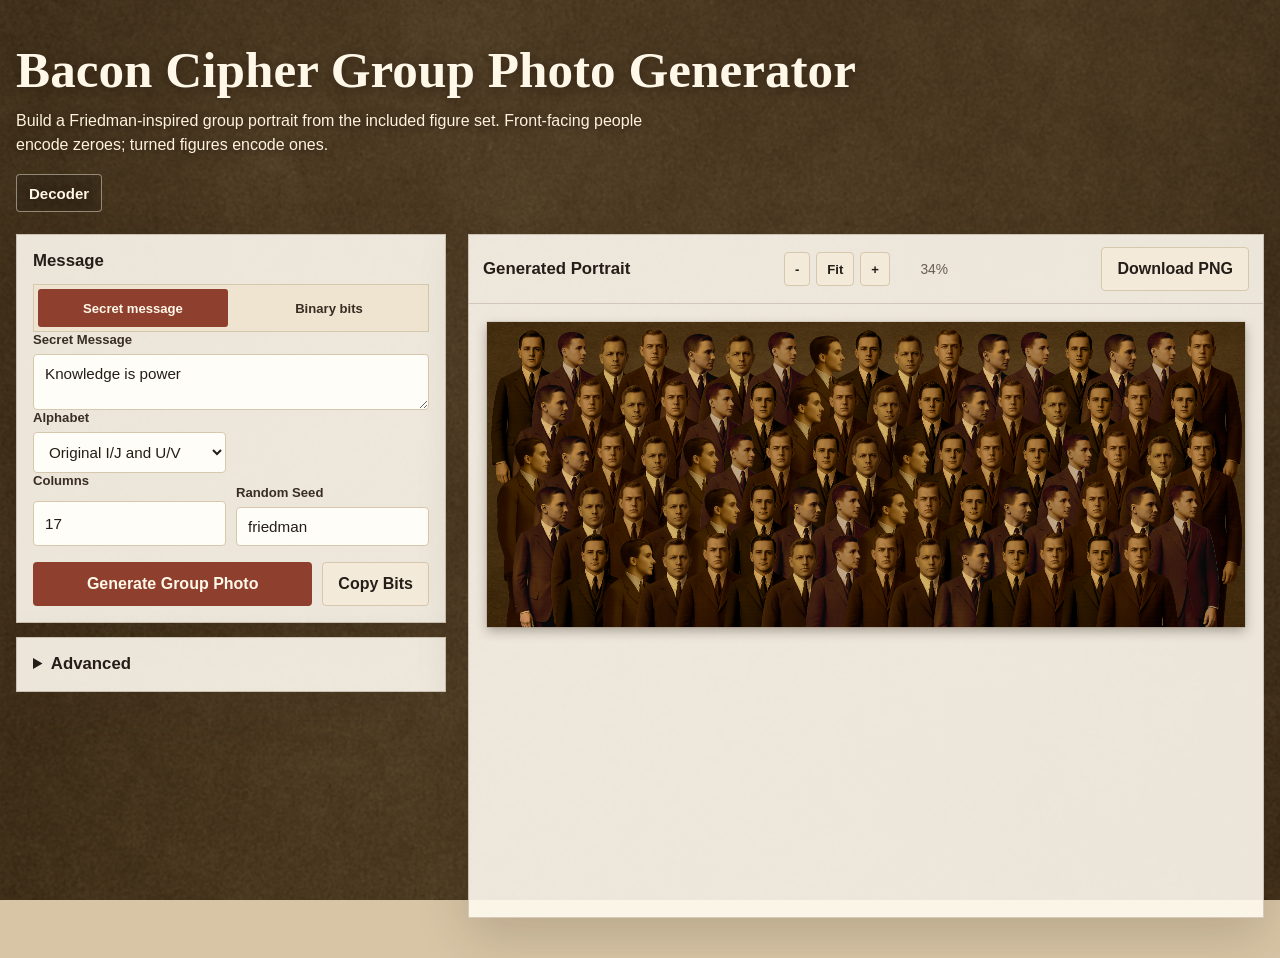
<file: index.html>
<!DOCTYPE html>
<html lang="en">
<head>
    <meta charset="UTF-8">
    <meta name="viewport" content="width=device-width, initial-scale=1.0">
    <title>Bacon Cipher Group Photo Generator</title>
    <link rel="stylesheet" href="css/common.css">
    <link rel="stylesheet" href="css/generator.css">
</head>
<body>
    <main class="app">
        <header>
            <div>
                <h1>Bacon Cipher Group Photo Generator</h1>
                <p class="lede">Build a Friedman-inspired group portrait from the included figure set. Front-facing people encode zeroes; turned figures encode ones.</p>
                <a class="page-link" href="photo_decoder.html">Decoder</a>
            </div>
        </header>

        <section class="workspace" aria-label="Generator">
            <div class="controls">
                <section class="panel">
                    <h2>Message</h2>
                    <div class="field">
                        <div class="segmented" role="radiogroup" aria-label="Input mode">
                            <input type="radio" id="modeMessage" name="inputMode" value="message" checked>
                            <label for="modeMessage">Secret message</label>
                            <input type="radio" id="modeBinary" name="inputMode" value="binary">
                            <label for="modeBinary">Binary bits</label>
                        </div>
                    </div>

                    <div id="messageControls">
                        <div class="field">
                            <label for="secretText">Secret Message</label>
                            <textarea id="secretText" spellcheck="false">Knowledge is power</textarea>
                        </div>
                        <div class="grid-2">
                            <div class="field">
                                <label for="alphabet">Alphabet</label>
                                <select id="alphabet">
                                    <option value="complete">Complete A-Z</option>
                                    <option value="original" selected>Original I/J and U/V</option>
                                </select>
                            </div>
                        </div>
                    </div>

                    <div class="field" id="binaryControls">
                        <label for="binary">Binary String</label>
                        <textarea id="binary" class="binary-box" spellcheck="false">000001001110011000000001001010000001001100011000001011001100</textarea>
                    </div>


                    <div class="grid-2">
                        <div class="field">
                                <label for="cols">Columns</label>
                                <input type="number" id="cols" value="17" min="3" max="60">
                            </div>
                            <div class="field">
                                <label for="seed">Random Seed</label>
                                <input type="text" id="seed" value="friedman">
                            </div>
                    </div>

                    <div class="actions">
                        <button class="primary" id="generateBtn" type="button">Generate Group Photo</button>
                        <button class="secondary" id="copyBitsBtn" type="button">Copy Bits</button>
                    </div>
                    <div class="error" id="errorBox"></div>
                </section>

                <details class="panel advanced-panel">
                    <summary>Advanced</summary>
                    <div class="meta" aria-live="polite">
                        <div class="stat">
                            <span>Bits</span>
                            <strong id="bitCount">0</strong>
                        </div>
                        <div class="stat">
                            <span>Rows</span>
                            <strong id="rowCount">0</strong>
                        </div>
                        <div class="stat">
                            <span>Canvas</span>
                            <strong id="canvasSize">0 x 0</strong>
                        </div>
                    </div>
                    <div class="grid-2">

                        <div class="field">
                            <label for="width">Figure Width</label>
                            <input type="number" id="width" value="500" min="80" max="900">
                        </div>
                        <div class="field">
                            <label for="height">Figure Height</label>
                            <input type="number" id="height" value="760" min="120" max="1200">
                        </div>
                    </div>

                    <div class="field">
                        <label for="overlap_x">Horizontal Overlap</label>
                        <div class="range-row">
                            <input type="range" id="overlap_x" min="0" max="0.9" step="0.01" value="0.75">
                            <span class="range-value" id="overlap_x_value">0.76</span>
                        </div>
                    </div>
                    <div class="field">
                        <label for="overlap_y">Vertical Overlap</label>
                        <div class="range-row">
                            <input type="range" id="overlap_y" min="0" max="0.9" step="0.01" value="0.8">
                            <span class="range-value" id="overlap_y_value">0.76</span>
                        </div>
                    </div>
                    <div class="field">
                        <label for="offset">Odd Row Offset</label>
                        <div class="range-row">
                            <input type="range" id="offset" min="0" max="1" step="0.01" value="0">
                            <span class="range-value" id="offset_value">0.00</span>
                        </div>
                    </div>
                    <div class="field checkbox-field">
                        <label for="equalRows"><input type="checkbox" id="equalRows">Same number of figures in every row</label>
                    </div>
                </details>

            </div>

            <section class="preview">
                <div class="preview-bar">
                    <h2>Generated Portrait</h2>
                    <div class="zoom-controls" aria-label="Zoom controls">
                        <button class="secondary" id="zoomOutBtn" type="button" aria-label="Zoom out">-</button>
                        <button class="secondary" id="fitBtn" type="button">Fit</button>
                        <button class="secondary" id="zoomInBtn" type="button" aria-label="Zoom in">+</button>
                        <span id="zoomLabel">100%</span>
                    </div>
                    <button class="secondary" id="downloadBtn" type="button">Download PNG</button>
                </div>
                <div class="canvas-wrap">
                    <div class="stage-shell" id="stageShell">
                        <div class="stage" id="stage">
                            <canvas id="canvas" width="1" height="1" aria-label="Generated Bacon cipher group photo"></canvas>
                        </div>
                    </div>
                </div>
            </section>
        </section>
    </main>

    <script src="js/common.js"></script>
    <script src="js/generator.js"></script>
</body>
</html>
</file>
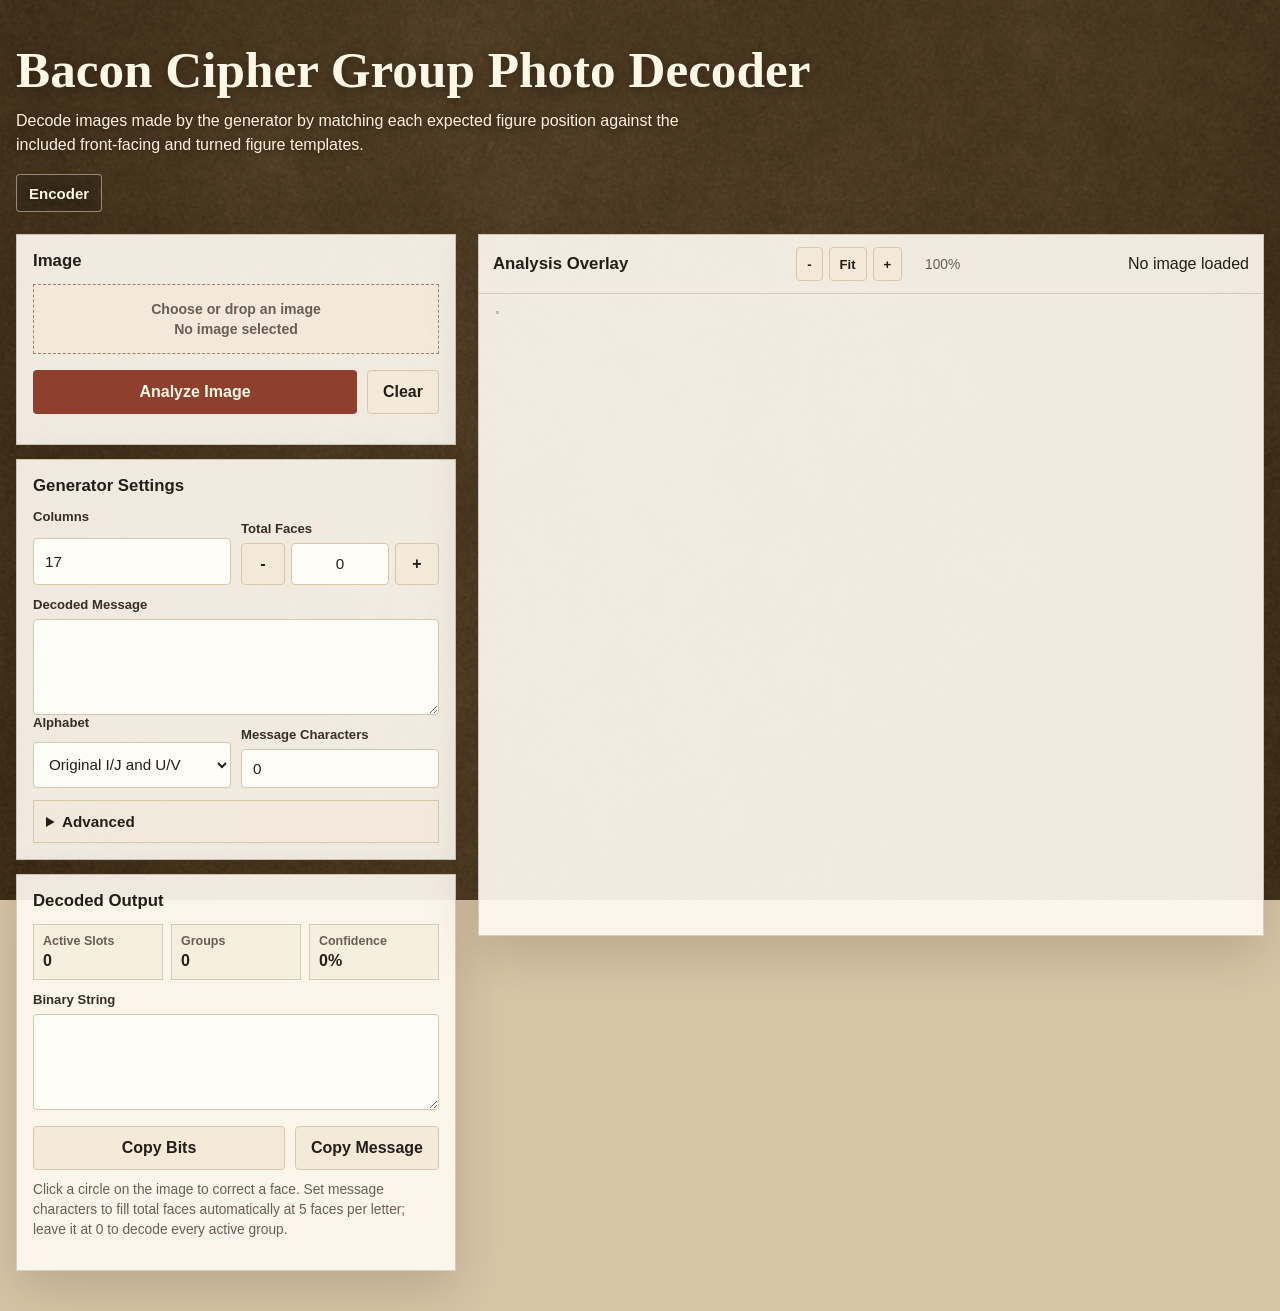
<file: photo_decoder.html>
<!DOCTYPE html>
<html lang="en">
<head>
    <meta charset="UTF-8">
    <meta name="viewport" content="width=device-width, initial-scale=1.0">
    <title>Bacon Cipher Group Photo Decoder</title>
    <link rel="stylesheet" href="css/common.css">
    <link rel="stylesheet" href="css/decoder.css">
</head>
<body>
    <main class="app">
        <header>
            <div>
                <h1>Bacon Cipher Group Photo Decoder</h1>
                <p class="lede">Decode images made by the generator by matching each expected figure position against the included front-facing and turned figure templates.</p>
                <a class="page-link" href="index.html">Encoder</a>
            </div>
        </header>

        <section class="workspace" aria-label="Decoder">
            <div class="controls">
                <section class="panel">
                    <h2>Image</h2>
                    <label class="dropzone" id="dropzone" for="fileInput">
                        <input type="file" id="fileInput" accept="image/*" hidden>
                        <span>
                            <strong>Choose or drop an image</strong>
                            <span id="fileName">No image selected</span>
                        </span>
                    </label>
                    <div class="actions">
                        <button class="primary" id="analyzeBtn" type="button">Analyze Image</button>
                        <button class="secondary" id="clearBtn" type="button">Clear</button>
                    </div>
                    <p class="hint" id="scaleInfo" aria-live="polite"></p>
                    <div class="error" id="errorBox"></div>
                </section>

                <section class="panel">
                    <h2>Generator Settings</h2>
                    <div class="grid-2">
                        <div class="field">
                            <label for="cols">Columns</label>
                            <input type="number" id="cols" value="17" min="3" max="60">
                        </div>
                        <div class="field">
                            <label for="totalFaces">Total Faces</label>
                            <div class="stepper">
                                <button class="secondary" id="faceDownBtn" type="button" aria-label="Decrease total faces by 5">-</button>
                                <input type="number" id="totalFaces" value="0" min="0" max="2000" step="1">
                                <button class="secondary" id="faceUpBtn" type="button" aria-label="Increase total faces by 5">+</button>
                            </div>
                        </div>
                    </div>

                    <div class="field">
                        <label for="decoded">Decoded Message</label>
                        <textarea id="decoded" readonly spellcheck="false"></textarea>
                    </div>
                    <div class="field" id="base24Field" hidden>
                        <label for="base24Decoded">Base24 Unicode Message</label>
                        <textarea id="base24Decoded" readonly spellcheck="false"></textarea>
                    </div>
                        <div class="grid-2">
                            <div class="field">
                                <label for="alphabet">Alphabet</label>
                                <select id="alphabet">
                                    <option value="complete">Complete A-Z</option>
                                    <option value="original" selected>Original I/J and U/V</option>
                                </select>
                            </div>
                        <div class="field">
                            <label for="expectedChars">Message Characters</label>
                            <input type="number" id="expectedChars" value="0" min="0" max="500">
                        </div>
                    </div>
                    <details class="advanced-settings">
                        <summary>Advanced</summary>
                        <div class="grid-2">
                            <div class="field">
                                <label for="width">Figure Width</label>
                                <input type="number" id="width" value="500" min="80" max="900">
                            </div>
                            <div class="field">
                                <label for="height">Figure Height</label>
                                <input type="number" id="height" value="760" min="120" max="1200">
                            </div>
                        </div>
                        <div class="field">
                            <label for="matchTop">Match Top Region</label>
                            <div class="range-row">
                                <input type="range" id="matchTop" min="0.05" max="0.50" step="0.05" value="0.15">
                                <span class="range-value" id="matchTop_value">0.25</span>
                            </div>
                        </div>
                        <div class="field">
                            <label for="overlap_x">Horizontal Overlap</label>
                            <div class="range-row">
                                <input type="range" id="overlap_x" min="0" max="0.9" step="0.01" value="0.75">
                                <span class="range-value" id="overlap_x_value">0.76</span>
                            </div>
                        </div>
                        <div class="field">
                            <label for="overlap_y">Vertical Overlap</label>
                            <div class="range-row">
                                <input type="range" id="overlap_y" min="0" max="0.9" step="0.01" value="0.8">
                                <span class="range-value" id="overlap_y_value">0.76</span>
                            </div>
                        </div>
                        <div class="field">
                            <label for="offset">Odd Row Offset</label>
                            <div class="range-row">
                                <input type="range" id="offset" min="0" max="1" step="0.01" value="0">
                                <span class="range-value" id="offset_value">0.00</span>
                            </div>
                        </div>
                        <div class="field checkbox-field">
                            <label for="equalRows"><input type="checkbox" id="equalRows">Same number of figures in every row</label>
                        </div>
                        <p class="hint">Columns are estimated from image width when you load a file; check the count for resized images. Use the same settings as the image generator. Enter the exact total faces for raw binary; the buttons change it by 5. A value of 0 auto-detects a count in groups of 5.</p>
                    </details>
                </section>

                <section class="panel">
                    <h2>Decoded Output</h2>


                    <div class="meta" aria-live="polite">
                        <div class="stat">
                            <span>Active Slots</span>
                            <strong id="activeCount">0</strong>
                        </div>
                        <div class="stat">
                            <span>Groups</span>
                            <strong id="groupCount">0</strong>
                        </div>
                        <div class="stat">
                            <span>Confidence</span>
                            <strong id="confidence">0%</strong>
                        </div>
                    </div>

                    <div class="field">
                        <label for="binary">Binary String</label>
                        <textarea id="binary" class="binary-box" readonly spellcheck="false"></textarea>
                    </div>

                    <div class="actions">
                        <button class="secondary" id="copyBitsBtn" type="button">Copy Bits</button>
                        <button class="secondary" id="copyMessageBtn" type="button">Copy Message</button>
                    </div>
                    <p class="hint">Click a circle on the image to correct a face. Set message characters to fill total faces automatically at 5 faces per letter; leave it at 0 to decode every active group.</p>
                </section>
            </div>

            <section class="preview">
                <div class="preview-bar">
                    <h2>Analysis Overlay</h2>
                    <div class="zoom-controls" aria-label="Zoom controls">
                        <button class="secondary" id="zoomOutBtn" type="button">-</button>
                        <button class="secondary" id="fitBtn" type="button">Fit</button>
                        <button class="secondary" id="zoomInBtn" type="button">+</button>
                        <span id="zoomLabel">100%</span>
                    </div>
                    <span id="imageSize">No image loaded</span>
                </div>
                <div class="canvas-wrap">
                    <div class="stage-shell" id="stageShell">
                        <div class="stage" id="stage">
                            <canvas id="canvas" width="1" height="1" aria-label="Uploaded Bacon cipher group photo"></canvas>
                            <div class="overlay" id="overlay"></div>
                        </div>
                    </div>
                </div>
            </section>
        </section>
    </main>

    <script src="js/common.js"></script>
    <script src="js/decoder.js"></script>
</body>
</html>
</file>
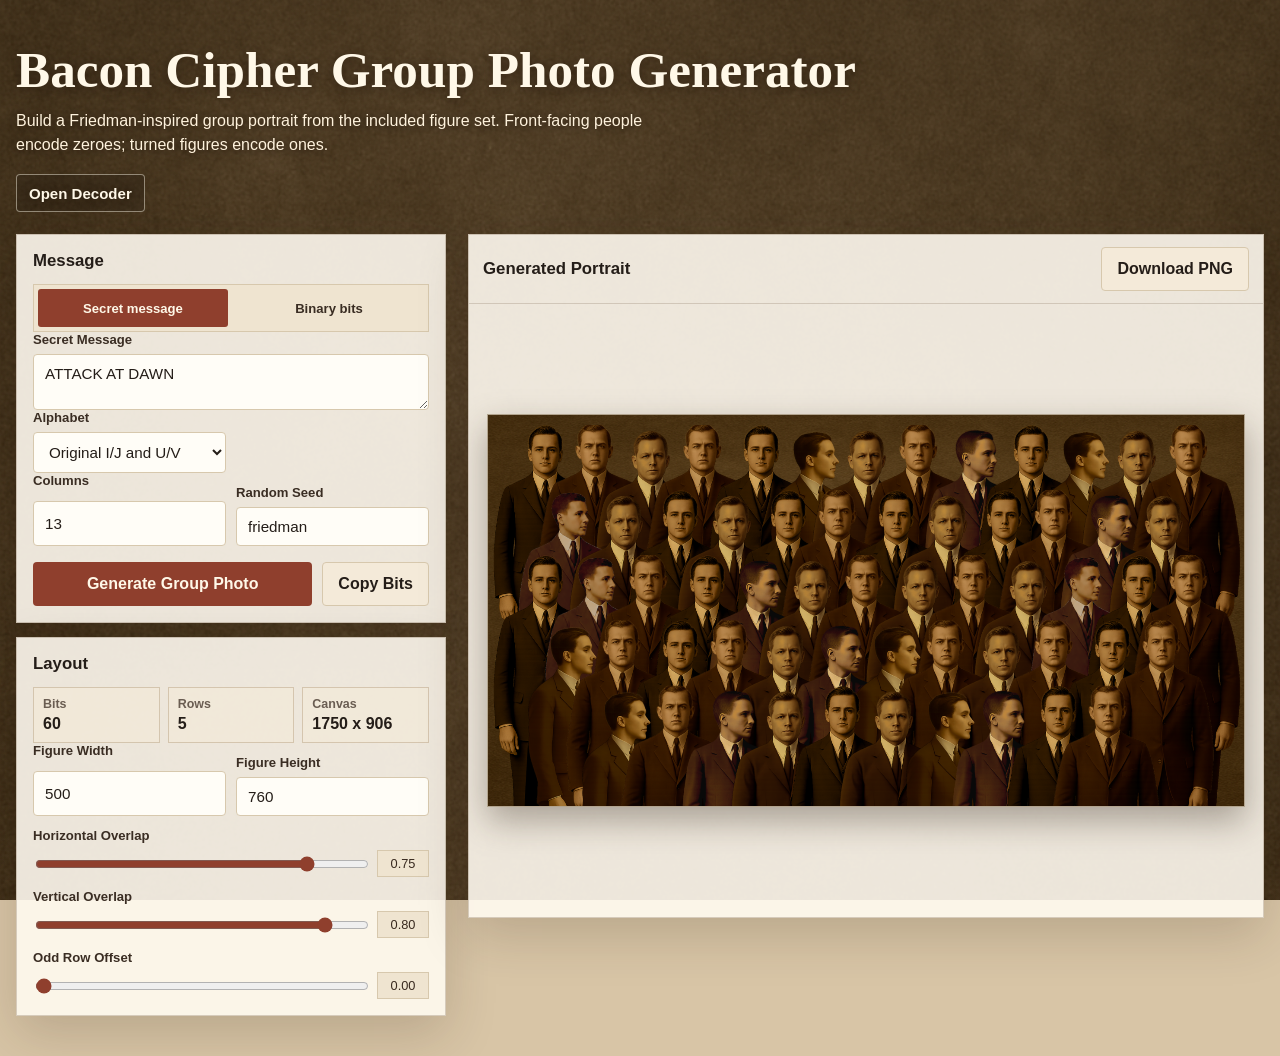
<file: web_version.html>
<!DOCTYPE html>
<html lang="en">
<head>
    <meta charset="UTF-8">
    <meta name="viewport" content="width=device-width, initial-scale=1.0">
    <title>Bacon Cipher Group Photo Generator</title>
    <style>
        :root {
            color-scheme: light;
            --ink: #241d18;
            --muted: #6a5d52;
            --paper: #fbf6eb;
            --panel: #fffaf0;
            --line: #d7c8ad;
            --accent: #8f3f2d;
            --accent-dark: #642819;
            --shadow: 0 18px 48px rgba(48, 35, 20, 0.18);
        }

        * {
            box-sizing: border-box;
        }

        body {
            margin: 0;
            min-height: 100vh;
            color: var(--ink);
            background: #d8c5a6;
            font-family: "Segoe UI", Arial, sans-serif;
        }

        body::before {
            position: fixed;
            inset: 0;
            z-index: -1;
            content: "";
            background:
                linear-gradient(rgba(62, 43, 24, 0.2), rgba(62, 43, 24, 0.08)),
                url("images/background.png") center / cover;
            filter: saturate(0.75);
        }

        button,
        input,
        textarea,
        select {
            font: inherit;
        }

        .app {
            width: min(1480px, calc(100vw - 32px));
            margin: 0 auto;
            padding: 28px 0 40px;
        }

        header {
            display: block;
            padding: 18px 0 22px;
        }

        h1 {
            margin: 0;
            color: #fff8e8;
            font-family: Georgia, "Times New Roman", serif;
            font-size: clamp(2rem, 4vw, 4.6rem);
            line-height: 0.95;
            letter-spacing: 0;
            text-shadow: 0 2px 12px rgba(34, 22, 12, 0.55);
        }

        .lede {
            max-width: 650px;
            margin: 14px 0 0;
            color: #fff3dd;
            font-size: 1rem;
            line-height: 1.55;
            text-shadow: 0 1px 8px rgba(34, 22, 12, 0.62);
        }

        .page-link {
            display: inline-flex;
            align-items: center;
            min-height: 38px;
            margin-top: 16px;
            border: 1px solid rgba(255, 248, 232, 0.46);
            border-radius: 4px;
            background: rgba(36, 29, 24, 0.28);
            color: #fff8e8;
            padding: 8px 12px;
            font-size: 0.94rem;
            font-weight: 800;
            text-decoration: none;
            text-shadow: 0 1px 8px rgba(34, 22, 12, 0.62);
        }

        .page-link:hover {
            background: rgba(36, 29, 24, 0.42);
        }

        .workspace {
            display: grid;
            grid-template-columns: minmax(320px, 430px) minmax(0, 1fr);
            gap: 22px;
            align-items: start;
        }

        .controls {
            display: grid;
            gap: 14px;
        }

        .panel,
        .preview {
            border: 1px solid rgba(81, 54, 30, 0.22);
            background: rgba(255, 250, 240, 0.9);
            box-shadow: var(--shadow);
        }

        .panel {
            padding: 16px;
        }

        .panel h2 {
            margin: 0 0 12px;
            font-size: 1.05rem;
            line-height: 1.25;
            font-weight: 800;
        }

        .field {
            display: grid;
            gap: 7px;
            margin-top: 12px;
        }

        .field:first-of-type {
            margin-top: 0;
        }

        label {
            color: #3a2d23;
            font-family: "Segoe UI", Arial, sans-serif;
            font-size: 0.82rem;
            font-weight: 700;
        }

        textarea,
        input,
        select {
            width: 100%;
            border: 1px solid var(--line);
            border-radius: 4px;
            background: #fffdf7;
            color: var(--ink);
            padding: 10px 11px;
            font-family: "Segoe UI", Arial, sans-serif;
            font-size: 0.95rem;
        }

        textarea:focus,
        input:focus,
        select:focus {
            border-color: var(--accent);
            outline: 2px solid rgba(143, 63, 45, 0.18);
        }

        textarea {
            min-height: 36px;
        }

        .binary-box {
            min-height: 112px;
            font-family: "SFMono-Regular", Consolas, monospace;
            font-size: 0.86rem;
            line-height: 1.5;
            word-break: break-all;
        }

        .segmented {
            display: grid;
            grid-template-columns: repeat(2, 1fr);
            gap: 6px;
            padding: 4px;
            border: 1px solid var(--line);
            background: #efe4d0;
        }

        .segmented input {
            position: absolute;
            opacity: 0;
            pointer-events: none;
        }

        .segmented label {
            min-height: 38px;
            display: grid;
            place-items: center;
            padding: 8px;
            border-radius: 3px;
            cursor: pointer;
            text-align: center;
        }

        .segmented input:checked + label {
            background: var(--accent);
            color: #fff8e8;
        }

        .grid-2 {
            display: grid;
            grid-template-columns: 1fr 1fr;
            gap: 10px;
        }

        .range-row {
            display: grid;
            grid-template-columns: minmax(0, 1fr) 52px;
            gap: 10px;
            align-items: center;
        }

        input[type="range"] {
            padding: 0;
            accent-color: var(--accent);
        }

        .range-value {
            border: 1px solid var(--line);
            background: #efe4d0;
            padding: 5px 6px;
            color: #38291f;
            font-family: "Segoe UI", Arial, sans-serif;
            font-size: 0.8rem;
            text-align: center;
        }

        .actions {
            display: grid;
            grid-template-columns: minmax(0, 1fr) auto;
            gap: 10px;
            margin-top: 16px;
        }

        button {
            min-height: 44px;
            border: 0;
            border-radius: 4px;
            padding: 10px 15px;
            cursor: pointer;
            font-family: "Segoe UI", Arial, sans-serif;
            font-weight: 800;
        }

        .primary {
            background: var(--accent);
            color: #fff8e8;
        }

        .primary:hover {
            background: var(--accent-dark);
        }

        .secondary {
            border: 1px solid var(--line);
            background: #f4ead9;
            color: var(--ink);
        }

        .secondary:hover {
            background: #eadbc2;
        }

        .meta {
            display: grid;
            grid-template-columns: repeat(3, 1fr);
            gap: 8px;
            margin-top: 12px;
        }

        .stat {
            border: 1px solid rgba(137, 104, 65, 0.28);
            background: rgba(244, 234, 217, 0.68);
            padding: 9px;
            font-family: "Segoe UI", Arial, sans-serif;
        }

        .stat span {
            display: block;
            color: var(--muted);
            font-size: 0.78rem;
            font-weight: 700;
        }

        .stat strong {
            display: block;
            margin-top: 4px;
            font-size: 1rem;
        }

        .error {
            display: none;
            margin-top: 12px;
            border: 1px solid #bd6a5d;
            background: #fff0eb;
            color: #7a2518;
            padding: 10px 12px;
            font-family: "Segoe UI", Arial, sans-serif;
            font-size: 0.9rem;
        }

        .preview {
            min-height: min(76vh, 860px);
            display: grid;
            grid-template-rows: auto minmax(0, 1fr);
            overflow: hidden;
        }

        .preview-bar {
            display: flex;
            flex-wrap: wrap;
            gap: 10px;
            align-items: center;
            justify-content: space-between;
            border-bottom: 1px solid rgba(81, 54, 30, 0.18);
            padding: 12px 14px;
        }

        .preview-bar h2 {
            margin: 0;
            font-size: 1.05rem;
            line-height: 1.25;
            font-weight: 800;
        }

        .canvas-wrap {
            display: grid;
            place-items: center;
            min-height: 420px;
            overflow: auto;
            padding: 18px;
            background: transparent;
        }

        canvas {
            display: block;
            max-width: 100%;
            height: auto;
            border: 1px solid rgba(44, 32, 21, 0.25);
            background: #dfd0b6;
            box-shadow: 0 14px 32px rgba(42, 31, 19, 0.35);
        }

        .asset-strip {
            display: grid;
            grid-template-columns: repeat(6, 1fr);
            gap: 8px;
            margin-top: 12px;
        }

        .asset-strip img {
            width: 100%;
            aspect-ratio: 2 / 3;
            object-fit: contain;
            border: 1px solid rgba(137, 104, 65, 0.28);
            background: #efe4d0;
        }

        @media (max-width: 980px) {
            .workspace {
                grid-template-columns: 1fr;
            }
        }

        @media (max-width: 620px) {
            .app {
                width: min(100vw - 20px, 1480px);
                padding-top: 12px;
            }

            .grid-2,
            .meta,
            .actions {
                grid-template-columns: 1fr;
            }

            .asset-strip {
                grid-template-columns: repeat(3, 1fr);
            }
        }
    </style>
</head>
<body>
    <main class="app">
        <header>
            <div>
                <h1>Bacon Cipher Group Photo Generator</h1>
                <p class="lede">Build a Friedman-inspired group portrait from the included figure set. Front-facing people encode zeroes; turned figures encode ones.</p>
                <a class="page-link" href="photo_decoder.html">Open Decoder</a>
            </div>
        </header>

        <section class="workspace" aria-label="Generator">
            <div class="controls">
                <section class="panel">
                    <h2>Message</h2>
                    <div class="field">
                        <div class="segmented" role="radiogroup" aria-label="Input mode">
                            <input type="radio" id="modeMessage" name="inputMode" value="message" checked>
                            <label for="modeMessage">Secret message</label>
                            <input type="radio" id="modeBinary" name="inputMode" value="binary">
                            <label for="modeBinary">Binary bits</label>
                        </div>
                    </div>

                    <div id="messageControls">
                        <div class="field">
                            <label for="secretText">Secret Message</label>
                            <textarea id="secretText" spellcheck="false">ATTACK AT DAWN</textarea>
                        </div>
                        <div class="grid-2">
                            <div class="field">
                                <label for="alphabet">Alphabet</label>
                                <select id="alphabet">
                                    <option value="complete">Complete A-Z</option>
                                    <option value="original" selected>Original I/J and U/V</option>
                                </select>
                            </div>
                        </div>
                    </div>

                    <div class="field" id="binaryControls">
                        <label for="binary">Binary String</label>
                        <textarea id="binary" class="binary-box" spellcheck="false">000001001110011000000001001010000001001100011000001011001100</textarea>
                    </div>


                    <div class="grid-2">
                        <div class="field">
                                <label for="cols">Columns</label>
                                <input type="number" id="cols" value="13" min="3" max="30">
                            </div>
                            <div class="field">
                                <label for="seed">Random Seed</label>
                                <input type="text" id="seed" value="friedman">
                            </div>
                    </div>

                    <div class="actions">
                        <button class="primary" id="generateBtn" type="button">Generate Group Photo</button>
                        <button class="secondary" id="copyBitsBtn" type="button">Copy Bits</button>
                    </div>
                    <div class="error" id="errorBox"></div>
                </section>

                <section class="panel">
                    <h2>Layout</h2>
                    <div class="meta" aria-live="polite">
                        <div class="stat">
                            <span>Bits</span>
                            <strong id="bitCount">0</strong>
                        </div>
                        <div class="stat">
                            <span>Rows</span>
                            <strong id="rowCount">0</strong>
                        </div>
                        <div class="stat">
                            <span>Canvas</span>
                            <strong id="canvasSize">0 x 0</strong>
                        </div>
                    </div>
                    <div class="grid-2">

                        <div class="field">
                            <label for="width">Figure Width</label>
                            <input type="number" id="width" value="500" min="80" max="900">
                        </div>
                        <div class="field">
                            <label for="height">Figure Height</label>
                            <input type="number" id="height" value="760" min="120" max="1200">
                        </div>
                    </div>

                    <div class="field">
                        <label for="overlap_x">Horizontal Overlap</label>
                        <div class="range-row">
                            <input type="range" id="overlap_x" min="0" max="0.9" step="0.01" value="0.75">
                            <span class="range-value" id="overlap_x_value">0.75</span>
                        </div>
                    </div>
                    <div class="field">
                        <label for="overlap_y">Vertical Overlap</label>
                        <div class="range-row">
                            <input type="range" id="overlap_y" min="0" max="0.9" step="0.01" value="0.8">
                            <span class="range-value" id="overlap_y_value">0.80</span>
                        </div>
                    </div>
                    <div class="field">
                        <label for="offset">Odd Row Offset</label>
                        <div class="range-row">
                            <input type="range" id="offset" min="0" max="1" step="0.01" value="0">
                            <span class="range-value" id="offset_value">0.00</span>
                        </div>
                    </div>
                </section>

            </div>

            <section class="preview">
                <div class="preview-bar">
                    <h2>Generated Portrait</h2>
                    <button class="secondary" id="downloadBtn" type="button">Download PNG</button>
                </div>
                <div class="canvas-wrap">
                    <canvas id="canvas" width="1" height="1" aria-label="Generated Bacon cipher group photo"></canvas>
                </div>
            </section>
        </section>
    </main>

    <script>
        const assetPaths = {
            front: ["images/front_1.png", "images/front_2.png", "images/front_3.png"],
            side: ["images/side_1.png", "images/side_2.png", "images/side_3.png"],
            background: "images/background.png"
        };

        const originalBaconDictionary = {
            a: "00000", b: "00001", c: "00010", d: "00011", e: "00100",
            f: "00101", g: "00110", h: "00111", i: "01000", j: "01000",
            k: "01001", l: "01010", m: "01011", n: "01100", o: "01101",
            p: "01110", q: "01111", r: "10000", s: "10001", t: "10010",
            u: "10011", v: "10011", w: "10100", x: "10101", y: "10110",
            z: "10111"
        };

        const state = {
            assetsReady: false,
            images: {
                front: [],
                side: [],
                background: null
            }
        };

        const els = {
            modeMessage: document.getElementById("modeMessage"),
            modeBinary: document.getElementById("modeBinary"),
            messageControls: document.getElementById("messageControls"),
            binaryControls: document.getElementById("binaryControls"),
            secretText: document.getElementById("secretText"),
            alphabet: document.getElementById("alphabet"),
            binary: document.getElementById("binary"),
            cols: document.getElementById("cols"),
            seed: document.getElementById("seed"),
            width: document.getElementById("width"),
            height: document.getElementById("height"),
            overlapX: document.getElementById("overlap_x"),
            overlapY: document.getElementById("overlap_y"),
            offset: document.getElementById("offset"),
            overlapXValue: document.getElementById("overlap_x_value"),
            overlapYValue: document.getElementById("overlap_y_value"),
            offsetValue: document.getElementById("offset_value"),
            bitCount: document.getElementById("bitCount"),
            rowCount: document.getElementById("rowCount"),
            canvasSize: document.getElementById("canvasSize"),
            generateBtn: document.getElementById("generateBtn"),
            copyBitsBtn: document.getElementById("copyBitsBtn"),
            downloadBtn: document.getElementById("downloadBtn"),
            errorBox: document.getElementById("errorBox"),
            canvas: document.getElementById("canvas")
        };

        function loadImage(src) {
            return new Promise((resolve, reject) => {
                const img = new Image();
                img.onload = () => resolve(img);
                img.onerror = () => reject(new Error(`Could not load ${src}`));
                img.src = src;
            });
        }

        function completeBitsForChar(ch) {
            const value = ch.charCodeAt(0) - 65;
            if (value < 0 || value > 25) return "";
            return value.toString(2).padStart(5, "0");
        }

        function originalBitsForChar(ch) {
            return originalBaconDictionary[ch.toLowerCase()] || "";
        }

        function getMessageBits() {
            const alphabet = els.alphabet.value;
            const normalized = els.secretText.value.toUpperCase();
            let bits = "";

            for (const ch of normalized) {
                if (/[A-Z]/.test(ch)) {
                    bits += alphabet === "complete" ? completeBitsForChar(ch) : originalBitsForChar(ch);
                }
            }

            return bits;
        }

        function sanitizeBits(value) {
            return value.replace(/[^01]/g, "");
        }

        function currentBits() {
            if (els.modeMessage.checked) {
                const bits = getMessageBits();
                els.binary.value = bits;
                return bits;
            }
            const bits = sanitizeBits(els.binary.value);
            if (els.binary.value !== bits) {
                els.binary.value = bits;
            }
            return bits;
        }

        function rowCapacities(bitLength, cols) {
            const rows = [];
            let remaining = bitLength;
            let fullRow = true;

            while (remaining > 0) {
                const capacity = fullRow ? cols : cols - 1;
                rows.push(Math.min(remaining, capacity));
                remaining -= capacity;
                fullRow = !fullRow;
            }

            return rows;
        }

        function hashSeed(seed) {
            let hash = 2166136261;
            for (let i = 0; i < seed.length; i += 1) {
                hash ^= seed.charCodeAt(i);
                hash = Math.imul(hash, 16777619);
            }
            return hash >>> 0;
        }

        function seededRandom(seed) {
            let value = hashSeed(seed || String(Date.now()));
            return function next() {
                value += 0x6D2B79F5;
                let t = value;
                t = Math.imul(t ^ (t >>> 15), t | 1);
                t ^= t + Math.imul(t ^ (t >>> 7), t | 61);
                return ((t ^ (t >>> 14)) >>> 0) / 4294967296;
            };
        }

        function showError(message) {
            els.errorBox.textContent = message;
            els.errorBox.style.display = message ? "block" : "none";
        }

        function readLayout() {
            return {
                cols: Number.parseInt(els.cols.value, 10),
                width: Number.parseInt(els.width.value, 10),
                height: Number.parseInt(els.height.value, 10),
                overlapX: Number.parseFloat(els.overlapX.value),
                overlapY: Number.parseFloat(els.overlapY.value),
                offset: Number.parseFloat(els.offset.value)
            };
        }

        function updateRangeLabels() {
            els.overlapXValue.textContent = Number.parseFloat(els.overlapX.value).toFixed(2);
            els.overlapYValue.textContent = Number.parseFloat(els.overlapY.value).toFixed(2);
            els.offsetValue.textContent = Number.parseFloat(els.offset.value).toFixed(2);
        }

        function updateMode() {
            const usingMessage = els.modeMessage.checked;
            els.messageControls.style.display = usingMessage ? "block" : "none";
            els.binaryControls.style.display = usingMessage ? "none" : "grid";
            els.binary.readOnly = false;
            els.binary.setAttribute("aria-readonly", "false");
            currentBits();
            updateStats();
        }

        function updateStats() {
            updateRangeLabels();
            const bits = currentBits();
            const layout = readLayout();
            const rows = rowCapacities(bits.length, layout.cols);
            const cellW = Math.max(1, Math.floor(layout.width * (1 - layout.overlapX)));
            const cellH = Math.max(1, Math.floor(layout.height * (1 - layout.overlapY)));
            const canvasWidth = (layout.cols + 1) * cellW;
            const canvasHeight = (rows.length + 1) * cellH;

            els.bitCount.textContent = String(bits.length);
            els.rowCount.textContent = String(rows.length);
            els.canvasSize.textContent = bits.length ? `${canvasWidth} x ${canvasHeight}` : "0 x 0";
        }

        function validate(bits, layout) {
            if (!state.assetsReady) {
                return "The included images are still loading.";
            }
            if (!bits) {
                return "Enter a secret message or a binary string before generating.";
            }
            if (!/^[01]+$/.test(bits)) {
                return "Binary input can only contain zeroes and ones.";
            }
            if (!Number.isInteger(layout.cols) || layout.cols < 3) {
                return "Column count must be at least 3.";
            }
            if (!Number.isFinite(layout.width) || !Number.isFinite(layout.height) || layout.width < 1 || layout.height < 1) {
                return "Figure width and height must be positive numbers.";
            }
            return "";
        }

        function generateImage() {
            const bits = currentBits();
            const layout = readLayout();
            const validationError = validate(bits, layout);
            updateStats();

            if (validationError) {
                showError(validationError);
                return;
            }
            showError("");

            const rows = rowCapacities(bits.length, layout.cols);
            const cellW = Math.max(1, Math.floor(layout.width * (1 - layout.overlapX)));
            const cellH = Math.max(1, Math.floor(layout.height * (1 - layout.overlapY)));
            const canvasWidth = (layout.cols + 1) * cellW;
            const canvasHeight = (rows.length + 1) * cellH;
            const rand = seededRandom(`${els.seed.value}:${bits}:${layout.cols}:${layout.width}:${layout.height}`);

            const ctx = els.canvas.getContext("2d");
            els.canvas.width = canvasWidth;
            els.canvas.height = canvasHeight;
            ctx.clearRect(0, 0, canvasWidth, canvasHeight);
            ctx.drawImage(state.images.background, 0, 0, canvasWidth, canvasHeight);

            let bitIndex = 0;
            for (let row = 0; row < rows.length; row += 1) {
                const rowCapacity = rows[row];
                const totalRowWidth = rowCapacity * cellW;
                const xOffset = Math.floor((canvasWidth - totalRowWidth) / 2) - Math.floor(layout.width / 3);
                const previousVariantByBit = { "0": -1, "1": -1 };

                for (let col = 0; col < rowCapacity; col += 1) {
                    const bit = bits[bitIndex];
                    bitIndex += 1;

                    let x = xOffset + col * cellW;
                    if (row % 2 === 1) {
                        x += Math.floor(cellW * layout.offset);
                    }
                    const y = Math.floor(row * cellH) + 20;

                    const variants = bit === "0" ? state.images.front : state.images.side;
                    const chosenIndex = chooseVariantIndex(variants.length, previousVariantByBit[bit], rand);
                    previousVariantByBit[bit] = chosenIndex;
                    const chosen = variants[chosenIndex];
                    ctx.drawImage(chosen, x, y, layout.width, layout.height);
                }
            }

            els.canvasSize.textContent = `${canvasWidth} x ${canvasHeight}`;
        }

        function chooseVariantIndex(variantCount, previousIndex, rand) {
            if (variantCount <= 1) return 0;

            let nextIndex = Math.floor(rand() * variantCount);
            if (nextIndex === previousIndex) {
                nextIndex = (nextIndex + 1 + Math.floor(rand() * (variantCount - 1))) % variantCount;
            }
            return nextIndex;
        }

        async function copyBits() {
            const bits = currentBits();
            updateStats();
            if (!bits) {
                showError("There are no bits to copy yet.");
                return;
            }
            try {
                await navigator.clipboard.writeText(bits);
                els.copyBitsBtn.textContent = "Copied";
                window.setTimeout(() => {
                    els.copyBitsBtn.textContent = "Copy Bits";
                }, 1200);
            } catch (error) {
                els.binary.select();
                document.execCommand("copy");
            }
        }

        function downloadImage() {
            const link = document.createElement("a");
            link.download = "bacon_cipher_group_photo.png";
            link.href = els.canvas.toDataURL("image/png");
            link.click();
        }

        function bindEvents() {
            [
                els.secretText, els.alphabet, els.binary,
                els.cols, els.width, els.height, els.overlapX, els.overlapY, els.offset, els.seed
            ].forEach((el) => {
                el.addEventListener("input", updateStats);
                el.addEventListener("change", updateStats);
            });

            els.modeMessage.addEventListener("change", updateMode);
            els.modeBinary.addEventListener("change", updateMode);
            els.generateBtn.addEventListener("click", generateImage);
            els.copyBitsBtn.addEventListener("click", copyBits);
            els.downloadBtn.addEventListener("click", downloadImage);
        }

        async function boot() {
            bindEvents();
            updateMode();

            try {
                const [frontImages, sideImages, background] = await Promise.all([
                    Promise.all(assetPaths.front.map(loadImage)),
                    Promise.all(assetPaths.side.map(loadImage)),
                    loadImage(assetPaths.background)
                ]);
                state.images.front = frontImages;
                state.images.side = sideImages;
                state.images.background = background;
                state.assetsReady = true;
                generateImage();
            } catch (error) {
                showError(`${error.message}. Open this page from the project folder or a local web server.`);
            }
        }

        boot();
    </script>
</body>
</html>
</file>
<file: css/common.css>
* {
    box-sizing: border-box;
}

body {
    margin: 0;
    min-height: 100vh;
    color: var(--ink);
    background: #d8c5a6;
    font-family: "Segoe UI", Arial, sans-serif;
}

button,
input,
textarea,
select {
    font: inherit;
}

header {
    display: block;
    padding: 18px 0 22px;
}

.page-link {
    display: inline-flex;
    align-items: center;
    min-height: 38px;
    margin-top: 16px;
    border: 1px solid rgba(255, 248, 232, 0.46);
    border-radius: 4px;
    background: rgba(36, 29, 24, 0.28);
    color: #fff8e8;
    padding: 8px 12px;
    font-size: 0.94rem;
    font-weight: 800;
    text-decoration: none;
    text-shadow: 0 1px 8px rgba(34, 22, 12, 0.62);
}

.page-link:hover {
    background: rgba(36, 29, 24, 0.42);
}

.controls {
    display: grid;
    gap: 14px;
}

.panel {
    padding: 16px;
}

.panel h2 {
    margin: 0 0 12px;
    font-size: 1.05rem;
    line-height: 1.25;
    font-weight: 800;
}

.field {
    display: grid;
    gap: 7px;
    margin-top: 12px;
}

.field:first-of-type {
    margin-top: 0;
}

.checkbox-field label {
    display: flex;
    align-items: center;
    gap: 9px;
    cursor: pointer;
}

.checkbox-field input {
    width: auto;
    margin: 0;
    padding: 0;
    accent-color: var(--accent);
}

label {
    color: #3a2d23;
    font-family: "Segoe UI", Arial, sans-serif;
    font-size: 0.82rem;
    font-weight: 700;
}

textarea,
input,
select {
    width: 100%;
    border: 1px solid var(--line);
    border-radius: 4px;
    background: #fffdf7;
    color: var(--ink);
    padding: 10px 11px;
    font-family: "Segoe UI", Arial, sans-serif;
    font-size: 0.95rem;
}

textarea:focus,
input:focus,
select:focus {
    border-color: var(--accent);
    outline: 2px solid rgba(143, 63, 45, 0.18);
}

.grid-2 {
    display: grid;
    grid-template-columns: 1fr 1fr;
    gap: 10px;
}

.range-row {
    display: grid;
    grid-template-columns: minmax(0, 1fr) 52px;
    gap: 10px;
    align-items: center;
}

input[type="range"] {
    padding: 0;
    accent-color: var(--accent);
}

.range-value {
    border: 1px solid var(--line);
    background: #efe4d0;
    padding: 5px 6px;
    color: #38291f;
    font-family: "Segoe UI", Arial, sans-serif;
    font-size: 0.8rem;
    text-align: center;
}

.actions {
    display: grid;
    grid-template-columns: minmax(0, 1fr) auto;
    gap: 10px;
    margin-top: 16px;
}

button {
    min-height: 44px;
    border: 0;
    border-radius: 4px;
    padding: 10px 15px;
    cursor: pointer;
    font-family: "Segoe UI", Arial, sans-serif;
    font-weight: 800;
}

.primary {
    background: var(--accent);
    color: #fff8e8;
}

.primary:hover {
    background: var(--accent-dark);
}

.secondary {
    border: 1px solid var(--line);
    background: #f4ead9;
    color: var(--ink);
}

.secondary:hover {
    background: #eadbc2;
}

.meta {
    display: grid;
    grid-template-columns: repeat(3, 1fr);
    gap: 8px;
    margin-top: 12px;
}

.stat {
    border: 1px solid rgba(137, 104, 65, 0.28);
    background: rgba(244, 234, 217, 0.68);
    padding: 9px;
    font-family: "Segoe UI", Arial, sans-serif;
}

.stat span {
    display: block;
    color: var(--muted);
    font-size: 0.78rem;
    font-weight: 700;
}

.stat strong {
    display: block;
    margin-top: 4px;
    font-size: 1rem;
}

.error {
    display: none;
    margin-top: 12px;
    border: 1px solid #bd6a5d;
    background: #fff0eb;
    color: #7a2518;
    padding: 10px 12px;
    font-family: "Segoe UI", Arial, sans-serif;
    font-size: 0.9rem;
}

.preview-bar {
    display: flex;
    flex-wrap: wrap;
    gap: 10px;
    align-items: center;
    justify-content: space-between;
    border-bottom: 1px solid rgba(81, 54, 30, 0.18);
    padding: 12px 14px;
}

.preview-bar h2 {
    margin: 0;
    font-size: 1.05rem;
    line-height: 1.25;
    font-weight: 800;
}

.zoom-controls {
    display: flex;
    flex-wrap: wrap;
    gap: 6px;
    align-items: center;
}

.zoom-controls button {
    min-height: 34px;
    padding: 6px 10px;
    font-size: 0.82rem;
}

.zoom-controls span {
    min-width: 52px;
    color: var(--muted);
    font-size: 0.86rem;
    text-align: right;
}

.stage-shell {
    position: relative;
    margin: 0 auto;
}

.stage {
    position: relative;
    transform-origin: top left;
}
</file>
<file: css/generator.css>
:root {
    color-scheme: light;
    --ink: #241d18;
    --muted: #6a5d52;
    --paper: #fbf6eb;
    --panel: #fffaf0;
    --line: #d7c8ad;
    --accent: #8f3f2d;
    --accent-dark: #642819;
    --shadow: 0 18px 48px rgba(48, 35, 20, 0.18);
}

body::before {
    position: fixed;
    inset: 0;
    z-index: -1;
    content: "";
    background:
        linear-gradient(rgba(62, 43, 24, 0.2), rgba(62, 43, 24, 0.08)),
        url("../images/background.png") center / cover;
    filter: saturate(0.75);
}

.app {
    width: min(1480px, calc(100vw - 32px));
    margin: 0 auto;
    padding: 28px 0 40px;
}

h1 {
    margin: 0;
    color: #fff8e8;
    font-family: Georgia, "Times New Roman", serif;
    font-size: clamp(2rem, 4vw, 4.6rem);
    line-height: 0.95;
    letter-spacing: 0;
    text-shadow: 0 2px 12px rgba(34, 22, 12, 0.55);
}

.lede {
    max-width: 650px;
    margin: 14px 0 0;
    color: #fff3dd;
    font-size: 1rem;
    line-height: 1.55;
    text-shadow: 0 1px 8px rgba(34, 22, 12, 0.62);
}

.workspace {
    display: grid;
    grid-template-columns: minmax(320px, 430px) minmax(0, 1fr);
    gap: 22px;
    align-items: start;
}

.panel,
.preview {
    border: 1px solid rgba(81, 54, 30, 0.22);
    background: rgba(255, 250, 240, 0.9);
    box-shadow: var(--shadow);
}

.advanced-panel summary {
    cursor: pointer;
    font-size: 1.05rem;
    font-weight: 800;
    line-height: 1.25;
}

.advanced-panel[open] summary {
    margin-bottom: 12px;
}

textarea {
    min-height: 36px;
}

.binary-box {
    min-height: 112px;
    font-family: "SFMono-Regular", Consolas, monospace;
    font-size: 0.86rem;
    line-height: 1.5;
    word-break: break-all;
}

.segmented {
    display: grid;
    grid-template-columns: repeat(2, 1fr);
    gap: 6px;
    padding: 4px;
    border: 1px solid var(--line);
    background: #efe4d0;
}

.segmented input {
    position: absolute;
    opacity: 0;
    pointer-events: none;
}

.segmented label {
    min-height: 38px;
    display: grid;
    place-items: center;
    padding: 8px;
    border-radius: 3px;
    cursor: pointer;
    text-align: center;
}

.segmented input:checked + label {
    background: var(--accent);
    color: #fff8e8;
}

.preview {
    min-height: min(76vh, 860px);
    display: grid;
    grid-template-rows: auto minmax(0, 1fr);
    overflow: hidden;
    position: sticky;
    top: 20px;
}

.canvas-wrap {
    min-height: 420px;
    overflow: auto;
    padding: 18px;
    background: transparent;
}

canvas {
    display: block;
    max-width: none;
    height: auto;
    outline: 1px solid rgba(44, 32, 21, 0.25);
    background: #dfd0b6;
    box-shadow: 0 14px 32px rgba(42, 31, 19, 0.35);
}

.asset-strip {
    display: grid;
    grid-template-columns: repeat(6, 1fr);
    gap: 8px;
    margin-top: 12px;
}

.asset-strip img {
    width: 100%;
    aspect-ratio: 2 / 3;
    object-fit: contain;
    border: 1px solid rgba(137, 104, 65, 0.28);
    background: #efe4d0;
}

@media (max-width: 980px) {
    .workspace {
        grid-template-columns: 1fr;
    }

    .preview {
        position: static;
    }
}

@media (max-width: 620px) {
    .app {
        width: min(100vw - 20px, 1480px);
        padding-top: 12px;
    }

    .grid-2,
    .meta,
    .actions {
        grid-template-columns: 1fr;
    }

    .asset-strip {
        grid-template-columns: repeat(3, 1fr);
    }
}
</file>
<file: css/decoder.css>
:root {
    color-scheme: light;
    --ink: #241d18;
    --muted: #6a5d52;
    --line: #d7c8ad;
    --accent: #8f3f2d;
    --accent-dark: #642819;
    --zero: #2c7655;
    --one: #8f3f2d;
    --shadow: 0 18px 48px rgba(48, 35, 20, 0.18);
}

body::before {
    position: fixed;
    inset: 0;
    z-index: -1;
    content: "";
    background:
        linear-gradient(rgba(62, 43, 24, 0.22), rgba(62, 43, 24, 0.1)),
        url("../images/background.png") center / cover;
    filter: saturate(0.75);
}

.app {
    width: min(1500px, calc(100vw - 32px));
    margin: 0 auto;
    padding: 28px 0 40px;
}

h1 {
    margin: 0;
    color: #fff8e8;
    font-family: Georgia, "Times New Roman", serif;
    font-size: clamp(2rem, 4vw, 4.4rem);
    line-height: 0.95;
    letter-spacing: 0;
    text-shadow: 0 2px 12px rgba(34, 22, 12, 0.55);
}

.lede {
    max-width: 720px;
    margin: 14px 0 0;
    color: #fff3dd;
    font-size: 1rem;
    line-height: 1.55;
    text-shadow: 0 1px 8px rgba(34, 22, 12, 0.62);
}

.workspace {
    display: grid;
    grid-template-columns: minmax(320px, 440px) minmax(0, 1fr);
    gap: 22px;
    align-items: start;
}

.panel,
.preview {
    border: 1px solid rgba(81, 54, 30, 0.22);
    background: rgba(255, 250, 240, 0.92);
    box-shadow: var(--shadow);
}

.advanced-settings {
    margin-top: 12px;
    border: 1px solid var(--line);
    background: rgba(244, 234, 217, 0.5);
    padding: 12px;
}

.advanced-settings summary {
    cursor: pointer;
    font-size: 0.95rem;
    font-weight: 800;
}

.advanced-settings[open] summary {
    margin-bottom: 12px;
}

.field[hidden] {
    display: none;
}

textarea {
    min-height: 96px;
    resize: vertical;
}

.dropzone {
    display: grid;
    place-items: center;
    border: 1px dashed rgba(100, 40, 25, 0.55);
    background: rgba(244, 234, 217, 0.66);
    color: #3a2d23;
    cursor: pointer;
    padding: 16px;
    text-align: center;
    font-family: "Segoe UI", Arial, sans-serif;
}

.dropzone:hover,
.dropzone.dragover {
    border-color: var(--accent);
    background: #f4ead9;
}

.dropzone strong {
    display: block;
    margin-bottom: 4px;
}

.dropzone span {
    color: var(--muted);
    font-size: 0.88rem;
}

.stepper {
    display: grid;
    grid-template-columns: 44px minmax(0, 1fr) 44px;
    gap: 6px;
}

.stepper input {
    appearance: textfield;
    text-align: center;
}

.stepper input::-webkit-inner-spin-button,
.stepper input::-webkit-outer-spin-button {
    -webkit-appearance: none;
    margin: 0;
}

.stepper button {
    min-height: 42px;
    padding: 8px;
}

.binary-box {
    font-family: "SFMono-Regular", Consolas, monospace;
    font-size: 0.86rem;
    line-height: 1.5;
    word-break: break-all;
}

.preview {
    min-height: min(78vh, 900px);
    display: grid;
    grid-template-rows: auto minmax(0, 1fr);
    overflow: hidden;
    position: sticky;
    top: 20px;
}

.canvas-wrap {
    min-height: 420px;
    overflow: auto;
    padding: 18px;
    background: transparent;
}

canvas {
    display: block;
    max-width: none;
    border: 0;
    outline: 1px solid rgba(44, 32, 21, 0.25);
    background: #dfd0b6;
    box-shadow: 0 14px 32px rgba(42, 31, 19, 0.35);
}

.overlay {
    position: absolute;
    inset: 0;
    pointer-events: none;
}

.slot-marker {
    position: absolute;
    width: var(--marker-size, 34px);
    height: var(--marker-size, 34px);
    display: grid;
    place-items: center;
    border: 0;
    background: transparent;
    color: var(--zero);
    font-family: "Segoe UI", Arial, sans-serif;
    font-size: calc(var(--marker-size, 34px) * 0.68);
    font-weight: 900;
    line-height: 1;
    pointer-events: auto;
    text-shadow:
        0 0 2px #fffaf0,
        0 0 5px #fffaf0,
        1px 0 0 #fffaf0,
        -1px 0 0 #fffaf0,
        0 1px 0 #fffaf0,
        0 -1px 0 #fffaf0,
        0 2px 8px rgba(34, 22, 12, 0.42);
    transform: translate(-50%, -50%);
}

.slot-marker[data-state="0"] {
    color: var(--zero);
}

.slot-marker[data-state="1"] {
    color: var(--one);
}

.hint {
    margin-top: 10px;
    color: var(--muted);
    font-family: "Segoe UI", Arial, sans-serif;
    font-size: 0.86rem;
    line-height: 1.45;
}

@media (max-width: 980px) {
    .workspace {
        grid-template-columns: 1fr;
    }

    .preview {
        position: static;
    }
}

@media (max-width: 620px) {
    .app {
        width: min(100vw - 20px, 1500px);
        padding-top: 12px;
    }

    .grid-2,
    .meta,
    .actions {
        grid-template-columns: 1fr;
    }
}
</file>
